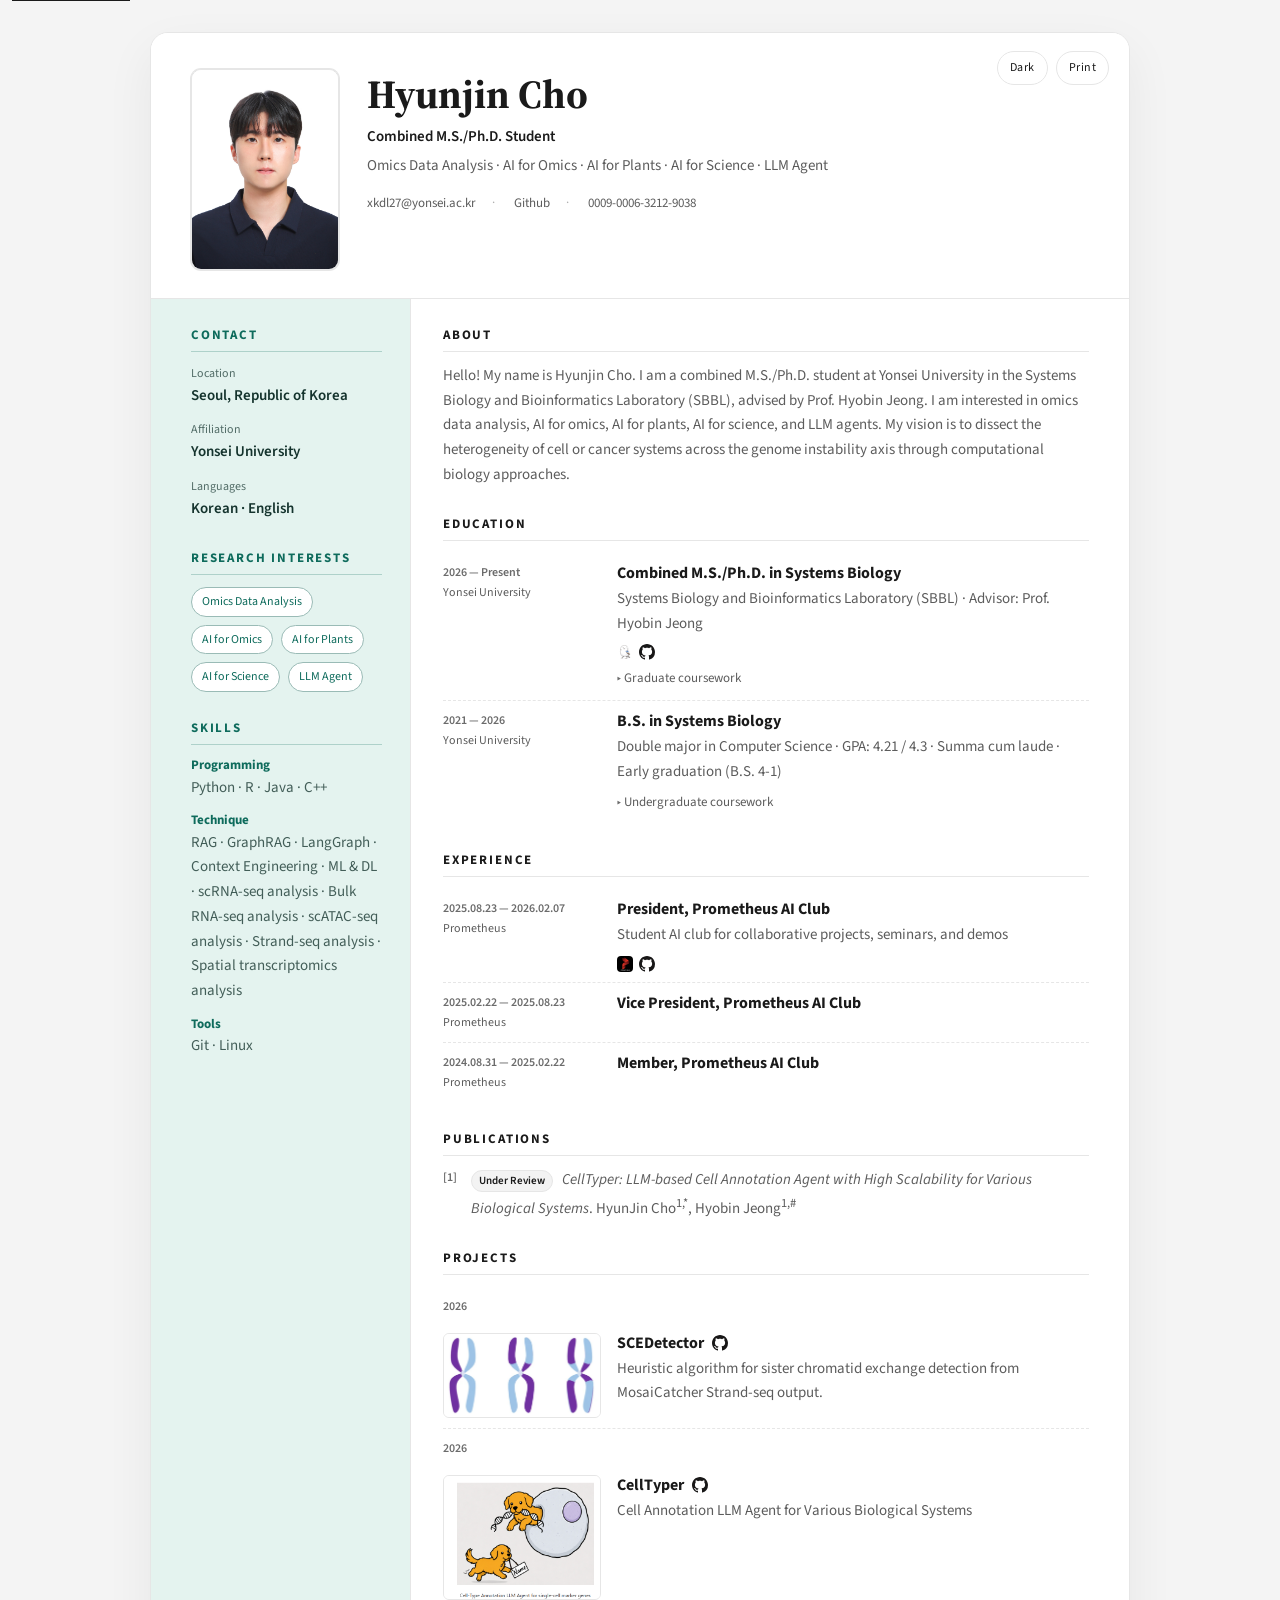
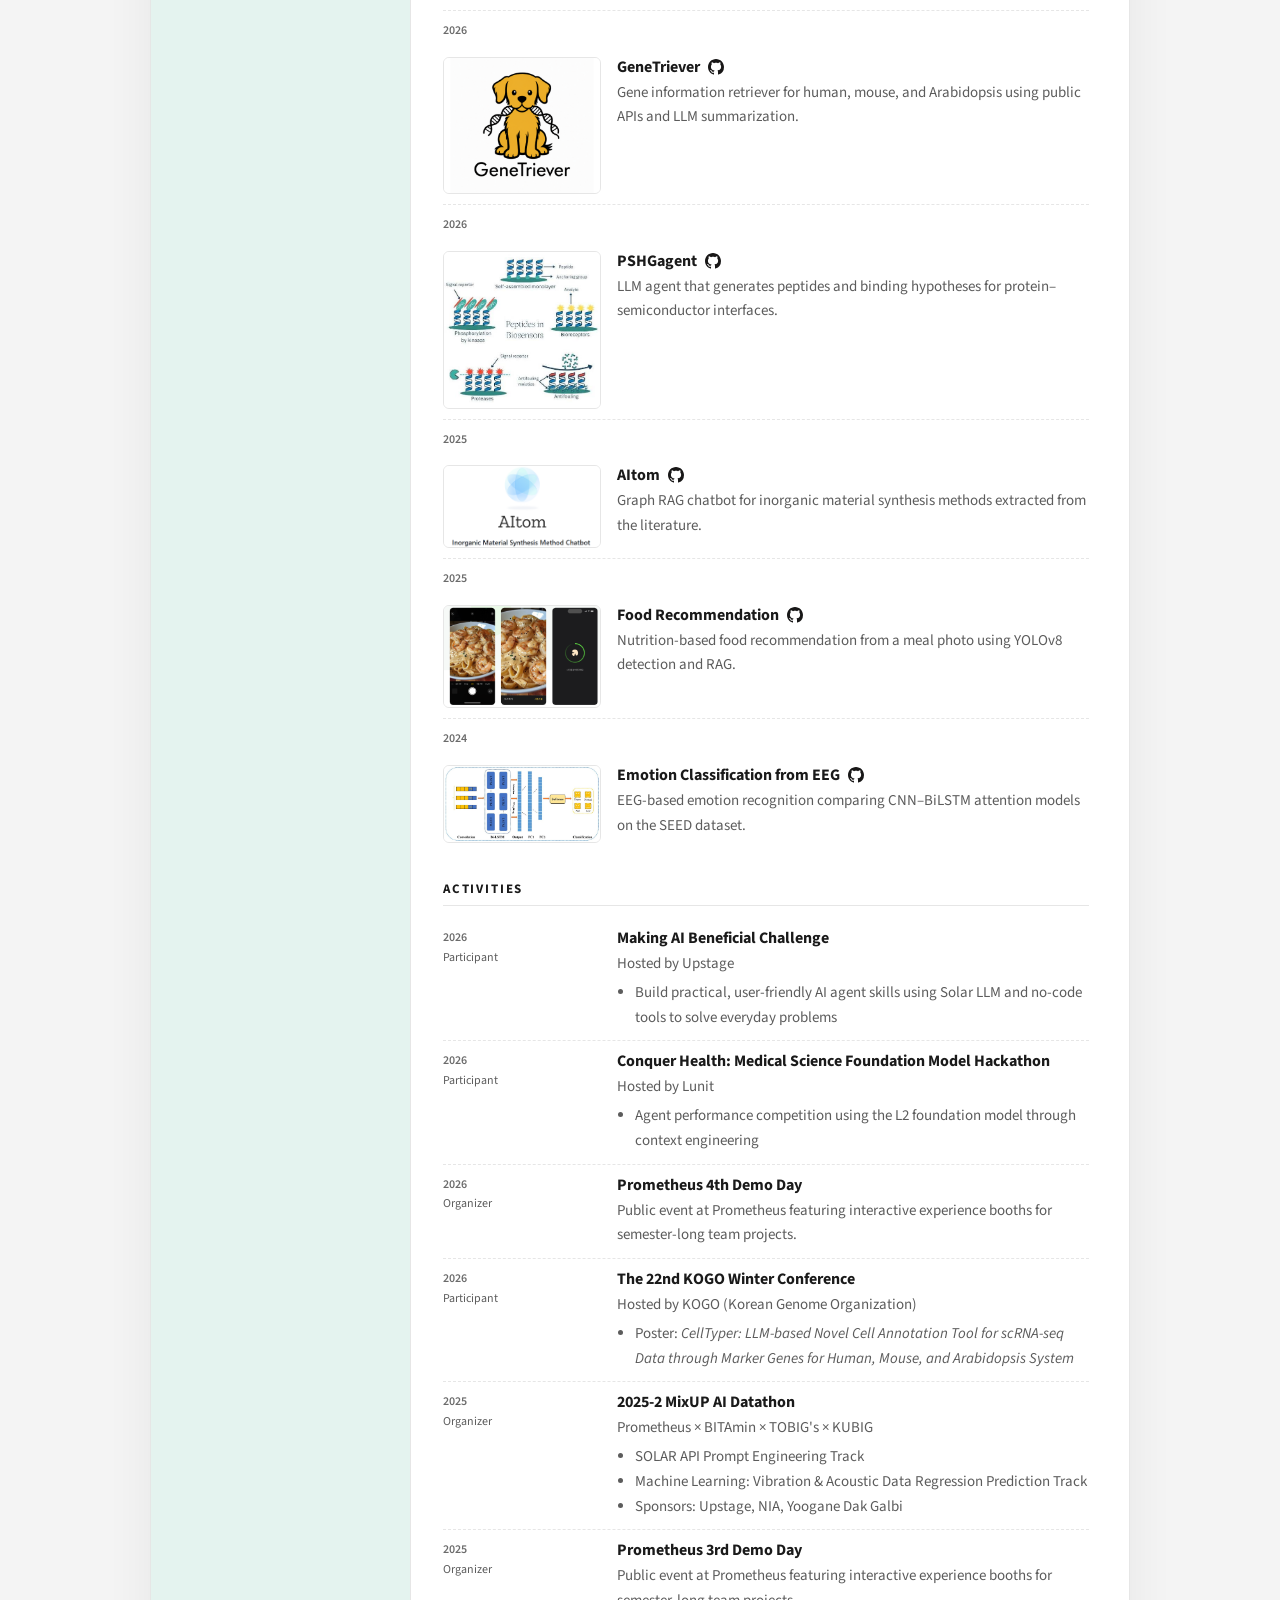
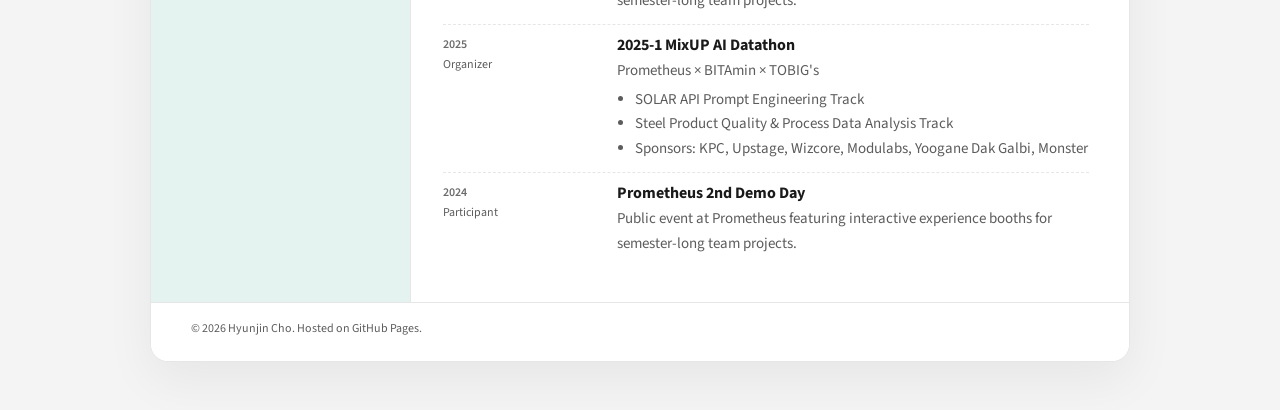
<file: index.html>
<!DOCTYPE html>
<html lang="en">
  <head>
    <meta charset="UTF-8" />
    <meta name="viewport" content="width=device-width, initial-scale=1.0" />
    <meta name="description" content="Hyunjin Cho — Research resume" />
    <meta name="author" content="Hyunjin Cho" />
    <meta name="theme-color" content="#ffffff" />

    <meta property="og:title" content="Hyunjin Cho | Resume" />
    <meta property="og:description" content="Combined M.S./Ph.D. student — Omics data analysis and AI for science" />
    <meta property="og:type" content="website" />

    <title>Hyunjin Cho | Resume</title>
    <link rel="icon" href="assets/favicon.png" type="image/png" />
    <link rel="preconnect" href="https://fonts.googleapis.com" />
    <link rel="preconnect" href="https://fonts.gstatic.com" crossorigin />
    <link
      href="https://fonts.googleapis.com/css2?family=Source+Sans+3:wght@300;400;500;600;700&family=Source+Serif+4:wght@600;700&display=swap"
      rel="stylesheet"
    />
    <link rel="stylesheet" href="css/style.css?v=11" />
  </head>
  <body>
    <a class="skip-link" href="#main">Skip to content</a>

    <div class="page">
      <header class="site-header">
        <div class="header-actions">
          <button type="button" class="icon-btn" id="theme-toggle" aria-label="Toggle theme">
            <span class="theme-icon" aria-hidden="true"></span>
          </button>
          <button type="button" class="icon-btn" id="print-btn" aria-label="Print or save as PDF">
            Print
          </button>
        </div>

        <div class="hero">
          <div class="avatar">
            <img src="assets/profile.png" alt="Portrait of Hyunjin Cho" />
          </div>

          <div class="identity">
            <h1>Hyunjin Cho</h1>
            <p class="role">Combined M.S./Ph.D. Student</p>
            <p class="tagline">
              Omics Data Analysis · AI for Omics · AI for Plants · AI for Science · LLM Agent
            </p>
            <ul class="contact-row">
              <li>
                <a href="mailto:xkdl27@yonsei.ac.kr">xkdl27@yonsei.ac.kr</a>
              </li>
              <li>
                <a href="https://github.com/hyun-jin891" target="_blank" rel="noopener noreferrer">Github</a>
              </li>
              <li>
                <a href="https://orcid.org/0009-0006-3212-9038" rel="noopener noreferrer" target="_blank">0009-0006-3212-9038</a>
              </li>
            </ul>
          </div>
        </div>
      </header>

      <main id="main" class="layout">
        <aside class="sidebar">
          <section>
            <h2>Contact</h2>
            <ul class="meta-list">
              <li>
                <span>Location</span>
                <strong>Seoul, Republic of Korea</strong>
              </li>
              <li>
                <span>Affiliation</span>
                <strong>Yonsei University</strong>
              </li>
              <li>
                <span>Languages</span>
                <strong>Korean · English</strong>
              </li>
            </ul>
          </section>

          <section>
            <h2>Research Interests</h2>
            <ul class="tag-list">
              <li>Omics Data Analysis</li>
              <li>AI for Omics</li>
              <li>AI for Plants</li>
              <li>AI for Science</li>
              <li>LLM Agent</li>
            </ul>
          </section>

          <section>
            <h2>Skills</h2>
            <div class="skill-group">
              <h3>Programming</h3>
              <p>Python · R · Java · C++</p>
            </div>
            <div class="skill-group">
              <h3>Technique</h3>
              <p>RAG · GraphRAG · LangGraph · Context Engineering · ML &amp; DL · scRNA-seq analysis · Bulk RNA-seq analysis · scATAC-seq analysis · Strand-seq analysis · Spatial transcriptomics analysis</p>
            </div>
            <div class="skill-group">
              <h3>Tools</h3>
              <p>Git · Linux</p>
            </div>
          </section>

        </aside>

        <div class="content">
          <section>
            <h2>About</h2>
            <p>
              Hello! My name is Hyunjin Cho. I am a combined M.S./Ph.D. student at Yonsei University
              in the Systems Biology and Bioinformatics Laboratory (SBBL), advised by Prof. Hyobin Jeong.
              I am interested in omics data analysis, AI for omics, AI for plants, AI for science, and LLM agents.
              My vision is to dissect the heterogeneity of cell or cancer systems across the genome instability axis through computational biology approaches.
            </p>
          </section>

          <section>
            <h2>Education</h2>
            <article class="entry">
              <div class="entry-meta">
                <time>2026 — Present</time>
                <span class="place">Yonsei University</span>
              </div>
              <div class="entry-body">
                <h3>Combined M.S./Ph.D. in Systems Biology</h3>
                <p>
                  Systems Biology and Bioinformatics Laboratory (SBBL) · Advisor: Prof. Hyobin Jeong
                </p>
                <p class="entry-links">
                  <a class="icon-link" href="https://www.sbblaboratory.com/" target="_blank" rel="noopener noreferrer" aria-label="SBBL website" title="SBBL website"><img class="site-icon" src="assets/sbbl-icon.png?v=5" width="16" height="16" style="width:16px!important;height:16px!important;max-width:16px!important;max-height:16px!important;" alt="SBBL"></a>
                  <a class="icon-link" href="https://github.com/SBBlaboratory" target="_blank" rel="noopener noreferrer" aria-label="SBBL GitHub" title="SBBL GitHub"><img class="github-icon" src="assets/github.svg" width="16" height="16" alt=""></a>
                </p>
                <details class="coursework">
                  <summary>Graduate coursework</summary>
                  <div class="course-term">
                    <h4>M.S./Ph.D. 1-1</h4>
                    <ul class="course-list">
                      <li>Advanced Systems Bioinformatics</li>
                      <li>Advanced Plant Genomics</li>
                      <li>Advanced Molecular Biology</li>
                      <li>Cell Signaling and Disease</li>
                    </ul>
                  </div>
                </details>
              </div>
            </article>
            <article class="entry">
              <div class="entry-meta">
                <time>2021 — 2026</time>
                <span class="place">Yonsei University</span>
              </div>
              <div class="entry-body">
                <h3>B.S. in Systems Biology</h3>
                <p>Double major in Computer Science · GPA: 4.21 / 4.3 · Summa cum laude · Early graduation (B.S. 4-1)</p>
                <details class="coursework">
                  <summary>Undergraduate coursework</summary>
                  <div class="course-term">
                    <h4>B.S. 1-1</h4>
                    <ul class="course-list">
                      <li>General Biology I</li>
                      <li>SW Programming</li>
                    </ul>
                  </div>
                  <div class="course-term">
                    <h4>B.S. 1-2</h4>
                    <ul class="course-list">
                      <li>General Biology II</li>
                      <li>Computer System And Physical Computing</li>
                    </ul>
                  </div>
                  <div class="course-term">
                    <h4>B.S. 2-1</h4>
                    <ul class="course-list">
                      <li>Genetics</li>
                      <li>Cell Biology 1</li>
                      <li>Microbiology</li>
                      <li>Object-oriented Programming</li>
                      <li>Introduction To Statistics</li>
                    </ul>
                  </div>
                  <div class="course-term">
                    <h4>B.S. summer</h4>
                    <ul class="course-list">
                      <li>Introduction To Computer Science</li>
                    </ul>
                  </div>
                  <div class="course-term">
                    <h4>B.S. 2-2</h4>
                    <ul class="course-list">
                      <li>Molecular Biology</li>
                      <li>Data Structure</li>
                      <li>Molecular Cancer Biology</li>
                      <li>Cell Biology 2</li>
                      <li>Artificial Intelligence Algorithm</li>
                      <li>Logic Circuit Design</li>
                      <li>Compiler Design</li>
                    </ul>
                  </div>
                  <div class="course-term">
                    <h4>B.S. 3-1</h4>
                    <ul class="course-list">
                      <li>Plant Molecular Physiology</li>
                      <li>Systems Biology and Bioinformatics</li>
                      <li>Machine Learning</li>
                      <li>Operating System</li>
                      <li>Large Language Model</li>
                      <li>Data Privacy</li>
                      <li>Natural Language Processing</li>
                    </ul>
                  </div>
                  <div class="course-term">
                    <h4>B.S. 3-2</h4>
                    <ul class="course-list">
                      <li>Molecular Biochemistry</li>
                      <li>Animal Physiology</li>
                      <li>Developmental Biology</li>
                      <li>Deep Neural Network</li>
                      <li>Computer Vision</li>
                      <li>Distributed Learning and Inference</li>
                    </ul>
                  </div>
                  <div class="course-term">
                    <h4>B.S. 4-1</h4>
                    <ul class="course-list">
                      <li>Reinforcement Learning</li>
                      <li>Linear Algebra &amp; Application</li>
                      <li>Probability Theory</li>
                      <li>Genomics</li>
                    </ul>
                  </div>
                </details>
              </div>
            </article>
          </section>

          <section>
            <h2>Experience</h2>
            <article class="entry">
              <div class="entry-meta">
                <time>2025.08.23 — 2026.02.07</time>
                <span class="place">Prometheus</span>
              </div>
              <div class="entry-body">
                <h3>President, Prometheus AI Club</h3>
                <p>Student AI club for collaborative projects, seminars, and demos</p>
                <p class="entry-links">
                  <a class="icon-link" href="https://prometheus-ai.net/" target="_blank" rel="noopener noreferrer" aria-label="Prometheus website" title="Prometheus website"><img class="site-icon site-icon-prometheus" src="assets/prometheus-icon.png?v=5" width="16" height="16" style="width:16px!important;height:16px!important;max-width:16px!important;max-height:16px!important;" alt="Prometheus"></a>
                  <a class="icon-link" href="https://github.com/Prometheus-AI-Project" target="_blank" rel="noopener noreferrer" aria-label="Prometheus GitHub" title="Prometheus GitHub"><img class="github-icon" src="assets/github.svg" width="16" height="16" alt=""></a>
                </p>
              </div>
            </article>
            <article class="entry">
              <div class="entry-meta">
                <time>2025.02.22 — 2025.08.23</time>
                <span class="place">Prometheus</span>
              </div>
              <div class="entry-body">
                <h3>Vice President, Prometheus AI Club</h3>
              </div>
            </article>
            <article class="entry">
              <div class="entry-meta">
                <time>2024.08.31 — 2025.02.22</time>
                <span class="place">Prometheus</span>
              </div>
              <div class="entry-body">
                <h3>Member, Prometheus AI Club</h3>
              </div>
            </article>
          </section>

          <section>
            <h2>Publications</h2>
            <ol class="pub-list">
              <li>
                <span class="pub-status">Under Review</span>
                <em>CellTyper: LLM-based Cell Annotation Agent with High Scalability for Various Biological Systems</em>.
                HyunJin Cho<sup>1,*</sup>, Hyobin Jeong<sup>1,#</sup>
              </li>
            </ol>
          </section>

          <section>
            <h2>Projects</h2>
            <article class="entry entry--thumb">
              <time class="entry-side-year">2026</time>
              <img class="entry-thumb" src="assets/scedetector.png" alt="Sister chromatid exchange illustration" />
              <div class="entry-body">
                <h3>
                  SCEDetector
                  <a class="icon-link" href="https://github.com/hyun-jin891/SCEDetector" target="_blank" rel="noopener noreferrer" aria-label="SCEDetector on GitHub" title="GitHub"><img class="github-icon" src="assets/github.svg" width="16" height="16" style="width:16px!important;height:16px!important;max-width:16px!important;max-height:16px!important;" alt=""></a>
                </h3>
                <p>Heuristic algorithm for sister chromatid exchange detection from MosaiCatcher Strand-seq output.</p>
              </div>
            </article>
            <article class="entry entry--thumb">
              <time class="entry-side-year">2026</time>
              <img class="entry-thumb" src="assets/celltyper.png" alt="CellTyper cell annotation illustration" />
              <div class="entry-body">
                <h3>
                  CellTyper
                  <a class="icon-link" href="https://github.com/SBBlaboratory/CellTyper" target="_blank" rel="noopener noreferrer" aria-label="CellTyper on GitHub" title="GitHub"><img class="github-icon" src="assets/github.svg" width="16" height="16" style="width:16px!important;height:16px!important;max-width:16px!important;max-height:16px!important;" alt=""></a>
                </h3>
                <p>Cell Annotation LLM Agent for Various Biological Systems</p>
              </div>
            </article>
            <article class="entry entry--thumb">
              <time class="entry-side-year">2026</time>
              <img class="entry-thumb" src="assets/genetriever.png" alt="GeneTriever logo" />
              <div class="entry-body">
                <h3>
                  GeneTriever
                  <a class="icon-link" href="https://github.com/hyun-jin891/GeneTriever" target="_blank" rel="noopener noreferrer" aria-label="GeneTriever on GitHub" title="GitHub"><img class="github-icon" src="assets/github.svg" width="16" height="16" style="width:16px!important;height:16px!important;max-width:16px!important;max-height:16px!important;" alt=""></a>
                </h3>
                <p>Gene information retriever for human, mouse, and Arabidopsis using public APIs and LLM summarization.</p>
              </div>
            </article>
            <article class="entry entry--thumb">
              <time class="entry-side-year">2026</time>
              <img class="entry-thumb" src="assets/pshgagent.png" alt="Peptides in biosensors illustration" />
              <div class="entry-body">
                <h3>
                  PSHGagent
                  <a class="icon-link" href="https://github.com/hyun-jin891/PSHGagent" target="_blank" rel="noopener noreferrer" aria-label="PSHGagent on GitHub" title="GitHub"><img class="github-icon" src="assets/github.svg" width="16" height="16" style="width:16px!important;height:16px!important;max-width:16px!important;max-height:16px!important;" alt=""></a>
                </h3>
                <p>LLM agent that generates peptides and binding hypotheses for protein–semiconductor interfaces.</p>
              </div>
            </article>
            <article class="entry entry--thumb">
              <time class="entry-side-year">2025</time>
              <img class="entry-thumb" src="assets/aitom.png" alt="AItom logo" />
              <div class="entry-body">
                <h3>
                  AItom
                  <a class="icon-link" href="https://github.com/hyun-jin891/AItom" target="_blank" rel="noopener noreferrer" aria-label="AItom on GitHub" title="GitHub"><img class="github-icon" src="assets/github.svg" width="16" height="16" style="width:16px!important;height:16px!important;max-width:16px!important;max-height:16px!important;" alt=""></a>
                </h3>
                <p>Graph RAG chatbot for inorganic material synthesis methods extracted from the literature.</p>
              </div>
            </article>
            <article class="entry entry--thumb">
              <time class="entry-side-year">2025</time>
              <img class="entry-thumb" src="assets/food-recommendation.png" alt="Food Recommendation app screenshots" />
              <div class="entry-body">
                <h3>
                  Food Recommendation
                  <a class="icon-link" href="https://github.com/hyun-jin891/Food_recommendation" target="_blank" rel="noopener noreferrer" aria-label="Food Recommendation on GitHub" title="GitHub"><img class="github-icon" src="assets/github.svg" width="16" height="16" style="width:16px!important;height:16px!important;max-width:16px!important;max-height:16px!important;" alt=""></a>
                </h3>
                <p>Nutrition-based food recommendation from a meal photo using YOLOv8 detection and RAG.</p>
              </div>
            </article>
            <article class="entry entry--thumb">
              <time class="entry-side-year">2024</time>
              <img class="entry-thumb" src="assets/emotion-eeg.png" alt="CNN-BiLSTM attention model architecture" />
              <div class="entry-body">
                <h3>
                  Emotion Classification from EEG
                  <a class="icon-link" href="https://github.com/hyun-jin891/Emotion_classification_from_EEG" target="_blank" rel="noopener noreferrer" aria-label="Emotion Classification from EEG on GitHub" title="GitHub"><img class="github-icon" src="assets/github.svg" width="16" height="16" style="width:16px!important;height:16px!important;max-width:16px!important;max-height:16px!important;" alt=""></a>
                </h3>
                <p>EEG-based emotion recognition comparing CNN–BiLSTM attention models on the SEED dataset.</p>
              </div>
            </article>
          </section>

          <section>
            <h2>Activities</h2>
            <article class="entry">
              <div class="entry-meta">
                <time>2026</time>
                <span class="place">Participant</span>
              </div>
              <div class="entry-body">
                <h3>Making AI Beneficial Challenge</h3>
                <p>Hosted by Upstage</p>
                <ul>
                  <li>Build practical, user-friendly AI agent skills using Solar LLM and no-code tools to solve everyday problems</li>
                </ul>
              </div>
            </article>
            <article class="entry">
              <div class="entry-meta">
                <time>2026</time>
                <span class="place">Participant</span>
              </div>
              <div class="entry-body">
                <h3>Conquer Health: Medical Science Foundation Model Hackathon</h3>
                <p>Hosted by Lunit</p>
                <ul>
                  <li>Agent performance competition using the L2 foundation model through context engineering</li>
                </ul>
              </div>
            </article>
            <article class="entry">
              <div class="entry-meta">
                <time>2026</time>
                <span class="place">Organizer</span>
              </div>
              <div class="entry-body">
                <h3>Prometheus 4th Demo Day</h3>
                <p>Public event at Prometheus featuring interactive experience booths for semester-long team projects.</p>
              </div>
            </article>
            <article class="entry">
              <div class="entry-meta">
                <time>2026</time>
                <span class="place">Participant</span>
              </div>
              <div class="entry-body">
                <h3>The 22nd KOGO Winter Conference</h3>
                <p>Hosted by KOGO (Korean Genome Organization)</p>
                <ul>
                  <li>Poster: <em>CellTyper: LLM-based Novel Cell Annotation Tool for scRNA-seq Data through Marker Genes for Human, Mouse, and Arabidopsis System</em></li>
                </ul>
              </div>
            </article>
            <article class="entry">
              <div class="entry-meta">
                <time>2025</time>
                <span class="place">Organizer</span>
              </div>
              <div class="entry-body">
                <h3>2025-2 MixUP AI Datathon</h3>
                <p>Prometheus × BITAmin × TOBIG's × KUBIG</p>
                <ul>
                  <li>SOLAR API Prompt Engineering Track</li>
                  <li>Machine Learning: Vibration &amp; Acoustic Data Regression Prediction Track</li>
                  <li>Sponsors: Upstage, NIA, Yoogane Dak Galbi</li>
                </ul>
              </div>
            </article>
            <article class="entry">
              <div class="entry-meta">
                <time>2025</time>
                <span class="place">Organizer</span>
              </div>
              <div class="entry-body">
                <h3>Prometheus 3rd Demo Day</h3>
                <p>Public event at Prometheus featuring interactive experience booths for semester-long team projects.</p>
              </div>
            </article>
            <article class="entry">
              <div class="entry-meta">
                <time>2025</time>
                <span class="place">Organizer</span>
              </div>
              <div class="entry-body">
                <h3>2025-1 MixUP AI Datathon</h3>
                <p>Prometheus × BITAmin × TOBIG's</p>
                <ul>
                  <li>SOLAR API Prompt Engineering Track</li>
                  <li>Steel Product Quality &amp; Process Data Analysis Track</li>
                  <li>Sponsors: KPC, Upstage, Wizcore, Modulabs, Yoogane Dak Galbi, Monster</li>
                </ul>
              </div>
            </article>
            <article class="entry">
              <div class="entry-meta">
                <time>2024</time>
                <span class="place">Participant</span>
              </div>
              <div class="entry-body">
                <h3>Prometheus 2nd Demo Day</h3>
                <p>Public event at Prometheus featuring interactive experience booths for semester-long team projects.</p>
              </div>
            </article>
          </section>
        </div>
      </main>

      <footer class="site-footer">
        <p>© <span id="year"></span> Hyunjin Cho. Hosted on GitHub Pages.</p>
      </footer>
    </div>

    <script src="js/main.js"></script>
  </body>
</html>
</file>
<file: css/style.css>
:root {
  --bg: #f4f4f4;
  --paper: #ffffff;
  --ink: #1a1a1a;
  --muted: #5c5c5c;
  --line: #e6e6e6;
  --accent: #0e6b5c;
  --accent-soft: #e4f3ef;
  --sidebar-text: #14332d;
  --gold: #6b6b6b;
  --shadow: 0 18px 50px rgba(0, 0, 0, 0.06);
  --radius: 18px;
  --serif: "Source Serif 4", "Times New Roman", serif;
  --sans: "Source Sans 3", "Segoe UI", sans-serif;
}

[data-theme="dark"] {
  --bg: #121212;
  --paper: #1c1c1c;
  --ink: #f4f4f4;
  --muted: #b0b0b0;
  --line: #2e2e2e;
  --accent: #7dccb8;
  --accent-soft: #1a2e29;
  --sidebar-text: #e8f6f2;
  --gold: #c8c8c8;
  --shadow: 0 18px 50px rgba(0, 0, 0, 0.35);
}

*,
*::before,
*::after {
  box-sizing: border-box;
}

html {
  scroll-behavior: smooth;
}

body {
  margin: 0;
  color: var(--ink);
  background: var(--bg);
  font-family: var(--sans);
  font-size: 15px;
  line-height: 1.65;
}

a {
  color: var(--ink);
  text-decoration: none;
}

a:hover {
  text-decoration: underline;
}

.sidebar a {
  color: var(--accent);
}

img {
  max-width: 100%;
  display: block;
}

h1,
h2,
h3 {
  margin: 0;
  line-height: 1.25;
}

.skip-link {
  position: absolute;
  left: 12px;
  top: -40px;
  background: var(--ink);
  color: #fff;
  padding: 8px 12px;
  z-index: 10;
}

.skip-link:focus {
  top: 12px;
}

.page {
  width: min(980px, calc(100% - 32px));
  margin: 32px auto 48px;
  background: var(--paper);
  border: 1px solid var(--line);
  border-radius: var(--radius);
  box-shadow: var(--shadow);
  overflow: hidden;
}

.site-header {
  position: relative;
  padding: 36px 40px 28px;
  border-bottom: 1px solid var(--line);
  background: #ffffff;
}

[data-theme="dark"] .site-header {
  background: var(--paper);
}

.header-actions {
  position: absolute;
  top: 18px;
  right: 20px;
  display: flex;
  gap: 8px;
}

.icon-btn {
  border: 1px solid var(--line);
  background: var(--paper);
  color: var(--ink);
  border-radius: 999px;
  padding: 6px 12px;
  font: inherit;
  font-size: 12px;
  letter-spacing: 0.04em;
  cursor: pointer;
}

.icon-btn:hover {
  border-color: var(--ink);
}

.theme-icon::before {
  content: "Dark";
}

[data-theme="dark"] .theme-icon::before {
  content: "Light";
}

.hero {
  display: grid;
  grid-template-columns: 148px 1fr;
  gap: 28px;
  align-items: start;
}

.avatar {
  width: 148px;
  height: auto;
  border-radius: 10px;
  overflow: hidden;
  border: 1px solid var(--line);
  box-shadow: 0 0 0 1px var(--line);
  background: #fff;
}

.avatar img {
  width: 100%;
  height: auto;
  display: block;
  object-fit: contain;
}

.avatar-initials {
  color: #fff;
  font-family: var(--serif);
  font-size: 32px;
  font-weight: 700;
}

.identity h1 {
  font-family: var(--serif);
  font-size: clamp(28px, 4vw, 40px);
}

.role {
  margin: 6px 0 0;
  font-weight: 600;
}

.tagline {
  margin: 4px 0 14px;
  color: var(--muted);
}

.contact-row {
  display: flex;
  flex-wrap: wrap;
  align-items: center;
  gap: 8px 16px;
  padding: 0;
  margin: 0;
  list-style: none;
  color: var(--muted);
  font-size: 13px;
}

.contact-row a {
  color: var(--muted);
}

.contact-row li + li::before {
  content: "·";
  margin-right: 16px;
  color: #b0b0b0;
}

.icon-link {
  display: inline-flex;
  align-items: center;
  line-height: 0;
  flex: 0 0 auto;
}

.icon-link:hover {
  text-decoration: none;
  opacity: 0.7;
}

.github-icon {
  width: 16px !important;
  height: 16px !important;
  max-width: 16px !important;
  max-height: 16px !important;
  display: inline-block !important;
  vertical-align: middle;
}

.icon-link img.site-icon,
.icon-link img.github-icon,
img.site-icon,
img.github-icon {
  width: 16px !important;
  height: 16px !important;
  max-width: 16px !important;
  max-height: 16px !important;
  display: inline-block !important;
  vertical-align: middle;
}

.site-icon {
  object-fit: contain;
  border-radius: 4px;
  background: #fff;
}

.site-icon-prometheus {
  object-fit: cover;
  background: #000;
}

.entry-links {
  display: flex !important;
  flex-direction: row;
  flex-wrap: nowrap;
  align-items: center;
  gap: 6px;
  white-space: nowrap;
  margin-top: 8px !important;
  font-size: 13px;
}

.layout {
  display: grid;
  grid-template-columns: 260px 1fr;
}

.sidebar {
  padding: 28px 28px 36px 40px;
  border-right: 1px solid var(--line);
  background: var(--accent-soft);
  color: var(--sidebar-text);
}

.content {
  padding: 28px 40px 36px 32px;
  background: var(--paper);
}

section + section {
  margin-top: 28px;
}

.content h2 {
  margin-bottom: 12px;
  font-size: 13px;
  letter-spacing: 0.14em;
  text-transform: uppercase;
  color: var(--ink);
  border-bottom: 1px solid var(--line);
  padding-bottom: 8px;
}

.sidebar h2 {
  margin-bottom: 12px;
  font-size: 13px;
  letter-spacing: 0.14em;
  text-transform: uppercase;
  color: var(--accent);
  border-bottom: 1px solid color-mix(in srgb, var(--accent) 25%, transparent);
  padding-bottom: 8px;
}

.meta-list,
.link-list,
.simple-list,
.pub-list {
  margin: 0;
  padding: 0;
  list-style: none;
}

.meta-list li {
  margin-bottom: 12px;
}

.meta-list span {
  display: block;
  color: color-mix(in srgb, var(--sidebar-text) 70%, transparent);
  font-size: 12px;
}

.meta-list strong,
.simple-list strong {
  font-weight: 600;
}

.tag-list {
  display: flex;
  flex-wrap: wrap;
  gap: 8px;
  margin: 0;
  padding: 0;
  list-style: none;
}

.tag-list li {
  padding: 4px 10px;
  border-radius: 999px;
  background: var(--paper);
  border: 1px solid color-mix(in srgb, var(--accent) 35%, var(--line));
  color: var(--accent);
  font-size: 12px;
}

.skill-group + .skill-group {
  margin-top: 12px;
}

.skill-group h3 {
  font-size: 13px;
  margin-bottom: 2px;
  color: var(--accent);
}

.skill-group p,
.link-list,
.content p {
  margin: 0;
  color: var(--muted);
}

.sidebar .skill-group p,
.sidebar .link-list {
  color: color-mix(in srgb, var(--sidebar-text) 78%, transparent);
}

.link-list li + li,
.simple-list li + li,
.pub-list li + li {
  margin-top: 10px;
}

.entry {
  display: grid;
  grid-template-columns: 158px 1fr;
  gap: 16px;
  padding: 10px 0;
}

.entry + .entry {
  border-top: 1px dashed var(--line);
}

.entry-meta time {
  display: block;
  font-size: 12px;
  font-weight: 600;
  color: var(--gold);
}

.place {
  display: block;
  color: var(--muted);
  font-size: 12px;
}

.entry-thumb {
  width: 100%;
  max-width: 158px;
  height: auto;
  display: block;
  border-radius: 6px;
  border: 1px solid var(--line);
  background: #fff;
}

.entry--thumb {
  grid-template-rows: auto auto;
  align-items: start;
}

.entry--thumb .entry-side-year {
  grid-column: 1;
  grid-row: 1;
  font-size: 12px;
  font-weight: 600;
  color: var(--gold);
}

.entry--thumb .entry-thumb {
  grid-column: 1;
  grid-row: 2;
  margin-top: 0;
}

.entry--thumb .entry-body {
  grid-column: 2;
  grid-row: 2;
  align-self: start;
}

.entry-body h3 {
  font-size: 16px;
  display: flex;
  align-items: center;
  gap: 8px;
}

.entry-body p,
.entry-body ul {
  margin: 4px 0 0;
  color: var(--muted);
}

.entry-body ul {
  padding-left: 18px;
}

.coursework {
  margin-top: 8px;
}

.coursework summary {
  cursor: pointer;
  color: var(--muted);
  font-size: 13px;
  list-style: none;
  user-select: none;
}

.coursework summary::-webkit-details-marker {
  display: none;
}

.coursework summary::before {
  content: "▸ ";
  color: var(--gold);
}

.coursework[open] summary::before {
  content: "▾ ";
}

.course-list {
  display: flex;
  flex-wrap: wrap;
  gap: 6px;
  margin: 6px 0 0;
  padding: 0 !important;
  list-style: none;
}

.course-term {
  margin-top: 10px;
}

.course-term h4 {
  margin: 0;
  font-size: 11px;
  font-weight: 600;
  letter-spacing: 0.06em;
  text-transform: uppercase;
  color: var(--gold);
}

.course-list li {
  padding: 3px 8px;
  border: 1px solid var(--line);
  border-radius: 999px;
  font-size: 12px;
  color: var(--muted);
}

.pub-list {
  counter-reset: pub;
}

.pub-list li {
  counter-increment: pub;
  padding-left: 28px;
  position: relative;
  color: var(--muted);
}

.pub-list li::before {
  content: "[" counter(pub) "]";
  position: absolute;
  left: 0;
  color: var(--gold);
  font-size: 12px;
  font-weight: 600;
}

.pub-list strong {
  color: var(--ink);
}

.pub-status {
  display: inline-block;
  margin-right: 6px;
  padding: 1px 7px;
  border-radius: 999px;
  background: #f3f3f3;
  color: var(--ink);
  border: 1px solid var(--line);
  font-size: 11px;
  font-weight: 600;
}

[data-theme="dark"] .pub-status {
  background: #2a2a2a;
}

.simple-list li {
  display: grid;
  grid-template-columns: 52px 1fr;
  gap: 12px;
  color: var(--muted);
}

.site-footer {
  border-top: 1px solid var(--line);
  padding: 16px 40px 22px;
  color: var(--muted);
  font-size: 12px;
  background: var(--paper);
}

.site-footer p {
  margin: 0;
}

.error-page {
  min-height: 70vh;
  display: grid;
  place-items: center;
  text-align: center;
  padding: 48px 24px;
}

.error-page h1 {
  font-family: var(--serif);
  font-size: 56px;
  color: var(--ink);
}

@media (max-width: 800px) {
  .page {
    margin: 12px auto 24px;
  }

  .site-header,
  .sidebar,
  .content,
  .site-footer {
    padding-left: 20px;
    padding-right: 20px;
  }

  .hero,
  .layout,
  .entry,
  .simple-list li {
    grid-template-columns: 1fr;
  }

  .sidebar {
    border-right: 0;
    border-bottom: 1px solid var(--line);
  }

  .header-actions {
    position: static;
    justify-content: flex-end;
    margin-bottom: 16px;
  }

  .entry--thumb .entry-side-year,
  .entry--thumb .entry-thumb,
  .entry--thumb .entry-body {
    grid-column: 1;
    grid-row: auto;
  }

  .entry--thumb .entry-thumb {
    max-width: 220px;
    margin: 8px 0;
  }
}

@media print {
  :root {
    --bg: #fff;
    --paper: #fff;
    --shadow: none;
  }

  body {
    background: #fff;
  }

  .page {
    width: 100%;
    margin: 0;
    border: 0;
    border-radius: 0;
  }

  .header-actions {
    display: none;
  }

  a {
    color: inherit;
    text-decoration: none;
  }

  .contact-row a[href]::after,
  .link-list a[href]::after {
    content: " (" attr(href) ")";
    font-size: 11px;
    color: #666;
  }
}
</file>
